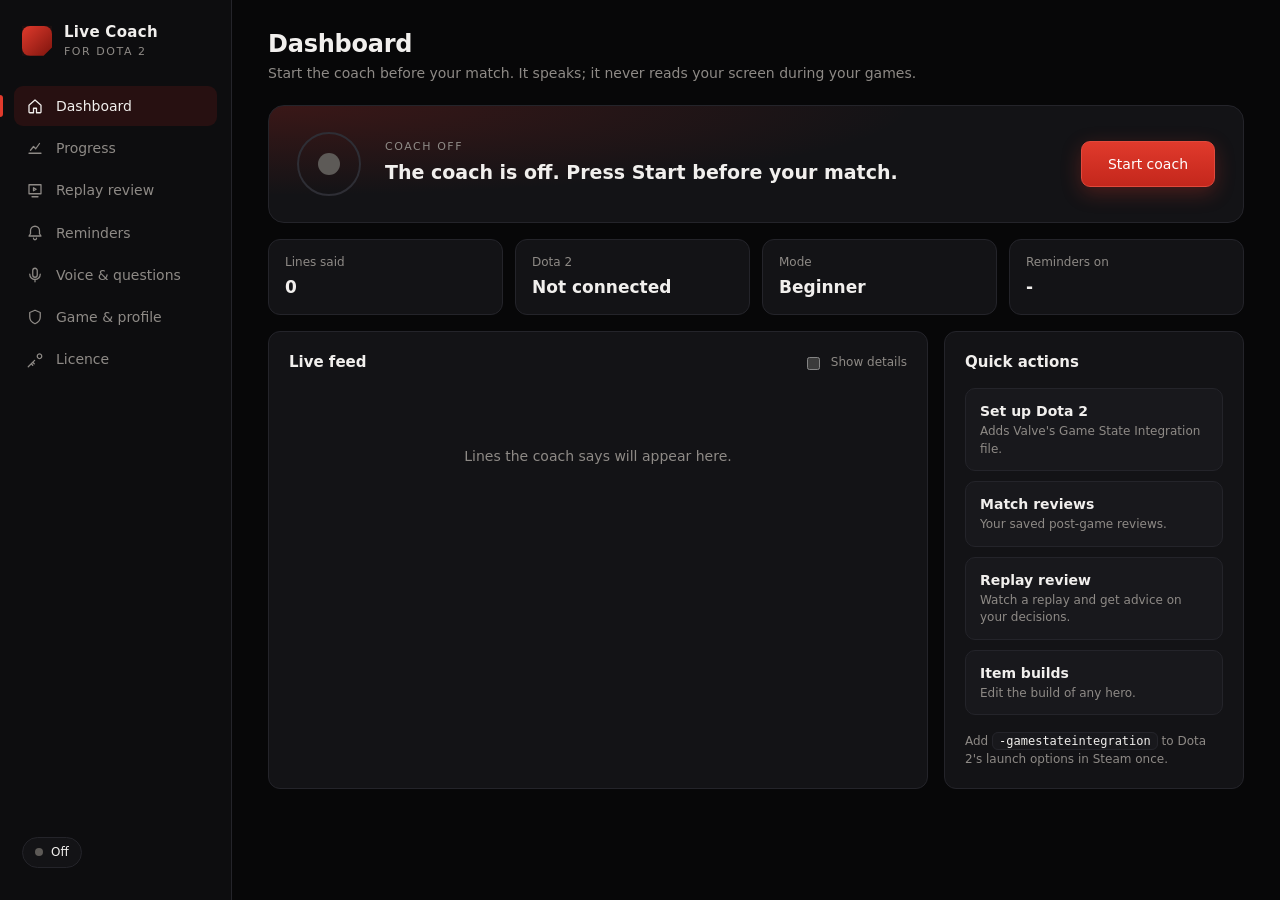
<file: coach/ui/index.html>
<!doctype html>
<html lang="en">
<head>
<meta charset="utf-8">
<meta name="viewport" content="width=device-width, initial-scale=1">
<title>Dota 2 Live Coach</title>
<link rel="stylesheet" href="app.css">
</head>
<body>
<div class="shell">
  <aside class="side">
    <div class="brand">
      <span class="mark" aria-hidden="true"></span>
      <div><div class="brand-name">Live Coach</div><div class="brand-sub">for Dota 2</div></div>
    </div>
    <nav>
      <button class="nav active" data-page="home"><svg viewBox="0 0 24 24"><path d="M4 11l8-7 8 7v9a1 1 0 0 1-1 1h-5v-6h-4v6H5a1 1 0 0 1-1-1z"/></svg>Dashboard</button>
      <button class="nav" data-page="progress"><svg viewBox="0 0 24 24"><path d="M4 19h16M6 15l4-5 3 3 5-7"/></svg>Progress</button>
      <button class="nav" id="nav-replay" title="Opens its own window"><svg viewBox="0 0 24 24"><path d="M4 5h16v12H4zM10 9v4l3.5-2zM8 21h8"/></svg>Replay review</button>
      <button class="nav" data-page="reminders"><svg viewBox="0 0 24 24"><path d="M12 3a6 6 0 0 0-6 6v4l-2 3h16l-2-3V9a6 6 0 0 0-6-6zM10 19a2 2 0 0 0 4 0"/></svg>Reminders</button>
      <button class="nav" data-page="voice"><svg viewBox="0 0 24 24"><path d="M12 3a3 3 0 0 0-3 3v6a3 3 0 0 0 6 0V6a3 3 0 0 0-3-3zM5 11a7 7 0 0 0 14 0M12 18v3"/></svg>Voice &amp; questions</button>
      <button class="nav" data-page="game"><svg viewBox="0 0 24 24"><path d="M12 3l7 3v6c0 4.5-3 7.5-7 9-4-1.5-7-4.5-7-9V6z"/></svg>Game &amp; profile</button>
      <button class="nav" data-page="account"><svg viewBox="0 0 24 24"><path d="M15 7a3 3 0 1 1 0 .01M3 21l8.5-8.5M7 17l2 2M9 15l2 2"/></svg>Licence</button>
    </nav>
    <div class="side-foot">
      <div class="pill" id="side-pill"><span class="dot"></span><span id="side-state">Off</span></div>
      <div class="muted small" id="side-version"></div>
    </div>
  </aside>

  <main>
    <!-- Dashboard -->
    <section class="page active" id="page-home">
      <header class="page-head">
        <div><h1>Dashboard</h1><p class="muted">Start the coach before your match. It speaks; it never reads your screen during your games.</p></div>
      </header>
      <div class="banner" id="mmr-banner" hidden>
        <div><b>What's your MMR now?</b> <span class="muted" id="mmr-banner-text">Keep it up to date so the coach compares you with players of your rank.</span></div>
        <div class="row"><input class="input mmr-input" id="mmr-quick" inputmode="numeric" placeholder="e.g. 2450">
          <button class="btn primary" id="mmr-quick-go">Save</button></div>
      </div>
      <div class="hero-card">
        <div class="ring" id="ring"><span></span></div>
        <div class="hero-text">
          <div class="eyebrow" id="state-eyebrow">Coach off</div>
          <div class="headline" id="headline">The coach is off. Press Start before your match.</div>
          <div class="muted" id="detail"></div>
        </div>
        <button class="btn primary big" id="go">Start coach</button>
      </div>
      <div class="tiles">
        <div class="tile"><div class="tile-label">Lines said</div><div class="tile-value" id="t-lines">0</div></div>
        <div class="tile"><div class="tile-label">Dota 2</div><div class="tile-value" id="t-dota">Not connected</div></div>
        <div class="tile"><div class="tile-label">Mode</div><div class="tile-value" id="t-mode">Beginner</div></div>
        <div class="tile"><div class="tile-label">Reminders on</div><div class="tile-value" id="t-on">-</div></div>
      </div>
      <div class="grid2">
        <div class="card feed-card">
          <div class="card-head"><h2>Live feed</h2>
            <label class="check small"><input type="checkbox" id="details"><span>Show details</span></label></div>
          <ol class="feed" id="feed"><li class="empty">Lines the coach says will appear here.</li></ol>
        </div>
        <div class="card actions">
          <h2>Quick actions</h2>
          <button class="action" id="a-setup"><b>Set up Dota 2</b><span>Adds Valve's Game State Integration file.</span></button>
          <button class="action" id="a-reviews"><b>Match reviews</b><span>Your saved post-game reviews.</span></button>
          <button class="action" id="a-replay"><b>Replay review</b><span>Watch a replay and get advice on your decisions.</span></button>
          <button class="action" id="a-builds"><b>Item builds</b><span>Edit the build of any hero.</span></button>
          <div class="note">Add <code>-gamestateintegration</code> to Dota 2's launch options in Steam once.</div>
        </div>
      </div>
    </section>

    <!-- Progress -->
    <section class="page" id="page-progress">
      <header class="page-head">
        <div><h1>Progress</h1><p class="muted">Your MMR over time and your best heroes, from the games the coach recorded.</p></div>
      </header>
      <div class="tiles">
        <div class="tile"><div class="tile-label">Current MMR</div><div class="tile-value" id="p-mmr">-</div></div>
        <div class="tile"><div class="tile-label">Since first entry</div><div class="tile-value" id="p-change">-</div></div>
        <div class="tile"><div class="tile-label">Games recorded</div><div class="tile-value" id="p-games">0</div></div>
        <div class="tile"><div class="tile-label">Win rate</div><div class="tile-value" id="p-wr">-</div></div>
      </div>
      <div class="card section-top">
        <div class="card-head"><div><h2>Coach's recommendations</h2><div class="muted small">From your last 20 recorded games.</div></div></div>
        <div class="recs" id="recs"></div>
      </div>
      <div class="grid2 wide-left">
        <div class="card">
          <div class="card-head"><div><h2>MMR over time</h2><div class="muted small" id="mmr-sub"></div></div></div>
          <div class="chart" id="mmr-chart"></div>
        </div>
        <div class="card mmr-card">
          <h2>Update your MMR</h2>
          <p class="muted small">Find it in Dota under your profile. The coach uses it to compare you with players of your rank, so it won't ask during games.</p>
          <div class="row"><input class="input grow" id="mmr-input" inputmode="numeric" placeholder="e.g. 2450">
            <button class="btn primary" id="mmr-go">Save</button></div>
          <div class="muted small" id="mmr-msg"></div>
        </div>
      </div>
      <div class="card section">
        <div class="card-head"><div><h2>Last 20 games</h2><div class="muted small" id="trend-sub">One column per game, oldest on the left.</div></div>
          <div class="seg small-seg" id="trend-metric">
            <button data-metric="deaths" class="active">Deaths</button><button data-metric="last_hits_10">Last hits at 10:00</button><button data-metric="gpm">GPM</button>
          </div></div>
        <div class="chart" id="trend-chart"></div>
      </div>
      <div class="card section">
        <div class="card-head"><div><h2>Your heroes</h2><div class="muted small">Win rate in your recorded games. Most played first.</div></div></div>
        <div id="hero-chart"></div>
      </div>
      <div class="card section">
        <div class="card-head"><div><h2>Recent matches</h2><div class="muted small">Click a match for its summary and what to fix. More numbers come from OpenDota (needs "Expose Public Match Data" in Dota).</div></div></div>
        <div class="table-wrap"><table class="table" id="matches"></table></div>
      </div>
    </section>

    <!-- Reminders -->
    <section class="page" id="page-reminders">
      <header class="page-head">
        <div><h1>Reminders</h1><p class="muted">Choose exactly what the coach tells you, and when.</p></div>
        <div class="seg" id="mode">
          <button data-mode="beginner">Beginner</button><button data-mode="experienced">Experienced</button>
        </div>
      </header>
      <div class="toolbar">
        <input class="search" id="search" type="search" placeholder="Search reminders">
        <span class="muted small" id="count"></span>
        <span class="spacer"></span>
        <button class="btn ghost small" id="all-on">All on</button>
        <button class="btn ghost small" id="all-off">All off</button>
        <button class="btn ghost small" id="reset">Reset to defaults</button>
      </div>
      <div id="groups"></div>
    </section>

    <section class="page" id="page-voice">
      <header class="page-head"><div><h1>Voice &amp; questions</h1><p class="muted">How the coach sounds, and what you can ask it.</p></div></header>
      <div id="general-voice"></div>
    </section>

    <section class="page" id="page-game">
      <header class="page-head"><div><h1>Game &amp; profile</h1><p class="muted">The pre-game briefing and what the coach knows about you.</p></div></header>
      <div id="general-game"></div>
    </section>

    <section class="page" id="page-account">
      <header class="page-head"><div><h1>Licence</h1><p class="muted">Your subscription unlocks the coach on this PC.</p></div></header>
      <div class="card narrow">
        <div id="lic-state" class="lic-state"></div>
        <label class="field-label" for="lic-key">Licence key</label>
        <div class="row"><input id="lic-key" class="input grow" placeholder="XXXXXXXX-XXXX-XXXX-XXXX-XXXXXXXXXXXX">
          <button class="btn primary" id="lic-go">Activate</button></div>
        <div class="muted small" id="lic-msg">The key is in the receipt email from your purchase.</div>
        <button class="btn link" id="lic-buy">Get a subscription: $2.50 a month or $25 a year</button>
      </div>
    </section>

    <div class="savebar" id="savebar">
      <span id="save-msg">You have unsaved changes.</span>
      <span class="spacer"></span>
      <button class="btn ghost" id="discard">Discard</button>
      <button class="btn primary" id="save">Save changes</button>
    </div>
  </main>
</div>

<div class="gate" id="gate" hidden>
  <div class="gate-card">
    <span class="mark big" aria-hidden="true"></span>
    <h1>Welcome to Live Coach</h1>
    <p class="muted" id="gate-msg">Enter your licence key to start.</p>
    <input id="gate-key" class="input" placeholder="Licence key from your receipt email">
    <button class="btn primary big" id="gate-go">Unlock the coach</button>
    <button class="btn link" id="gate-buy">No key yet? Subscribe for $2.50 a month</button>
  </div>
</div>
<div class="toast" id="toast"></div>
<script src="i18n.js"></script>
<script src="app.js"></script>
</body>
</html>
</file>
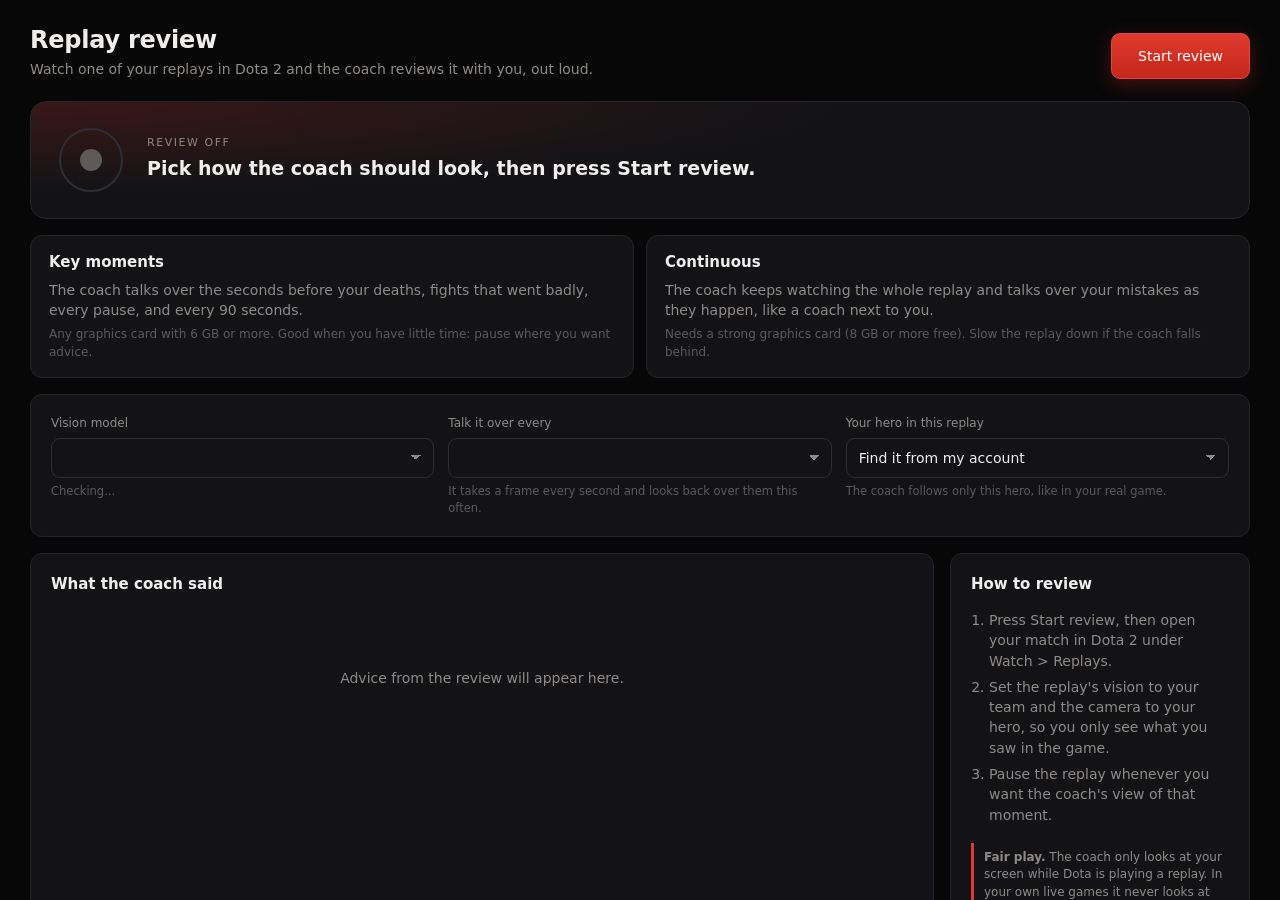
<file: coach/ui/replay.html>
<!doctype html>
<html lang="en">
<head>
<meta charset="utf-8">
<meta name="viewport" content="width=device-width, initial-scale=1">
<title>Replay review</title>
<link rel="stylesheet" href="app.css">
</head>
<body>
<div class="solo">
  <section class="page">
    <header class="page-head">
      <div><h1>Replay review</h1>
        <p class="muted">Watch one of your replays in Dota 2 and the coach reviews it with you, out loud.</p></div>
      <button class="btn primary big" id="go">Start review</button>
    </header>

    <div class="hero-card">
      <div class="ring" id="ring"><span></span></div>
      <div class="hero-text">
        <div class="eyebrow" id="eyebrow">Review off</div>
        <div class="headline" id="headline">Pick how the coach should look, then press Start review.</div>
        <div class="muted" id="detail"></div>
      </div>
    </div>

    <div class="modes" id="modes">
      <button class="mode-card" data-mode="moments">
        <b>Key moments</b>
        <span class="muted">The coach talks over the seconds before your deaths, fights that went badly, every pause, and every 90 seconds.</span>
        <span class="need">Any graphics card with 6 GB or more. Good when you have little time: pause where you want advice.</span>
      </button>
      <button class="mode-card" data-mode="continuous">
        <b>Continuous</b>
        <span class="muted">The coach keeps watching the whole replay and talks over your mistakes as they happen, like a coach next to you.</span>
        <span class="need">Needs a strong graphics card (8 GB or more free). Slow the replay down if the coach falls behind.</span>
      </button>
    </div>

    <div class="card rr-form">
      <label class="field"><span class="field-label">Vision model</span>
        <select class="input" id="model"></select>
        <span class="hint" id="model-state">Checking...</span></label>
      <label class="field" id="interval-field"><span class="field-label">Talk it over every</span>
        <select class="input" id="interval"></select>
        <span class="hint">It takes a frame every second and looks back over them this often.</span></label>
      <label class="field"><span class="field-label">Your hero in this replay</span>
        <select class="input" id="hero"><option value="">Find it from my account</option></select>
        <span class="hint">The coach follows only this hero, like in your real game.</span></label>
    </div>

    <div class="grid2">
      <div class="card feed-card">
        <div class="card-head"><h2>What the coach said</h2></div>
        <ol class="feed" id="feed"><li class="empty">Advice from the review will appear here.</li></ol>
      </div>
      <div class="card actions">
        <h2>How to review</h2>
        <ol class="rr-steps">
          <li>Press Start review, then open your match in Dota 2 under Watch &gt; Replays.</li>
          <li>Set the replay's vision to your team and the camera to your hero, so you only see what you saw in the game.</li>
          <li>Pause the replay whenever you want the coach's view of that moment.</li>
        </ol>
        <div class="note fair"><b>Fair play.</b> <span>The coach only looks at your screen while Dota is playing a replay. In your own live games it never looks at your screen, and the moment a live match starts, the screen is off. Frames stay on your PC and are never saved.</span></div>
      </div>
    </div>
  </section>
</div>
<div class="toast" id="toast"></div>
<script src="i18n.js"></script>
<script src="replay.js"></script>
</body>
</html>
</file>
<file: coach/ui/app.css>
/* Black with a deep red accent (Castien, 2026-11-06). Colours only: no Valve
   logo or artwork. Fonts are Windows' own, so nothing loads from the web. */
:root {
  --bg: #070708;
  --side: #0d0d0f;
  --card: #131316;
  --card-2: #18181c;
  --line: #24242a;
  --line-2: #2e2e35;
  --text: #f1efed;
  --muted: #8e8a86;
  --faint: #5d5a57;
  --red: #c4271c;
  --red-hi: #e03a2c;
  --red-glow: rgba(224, 58, 44, .28);
  --red-soft: rgba(196, 39, 28, .14);
  --green: #3ecf8e;
  --amber: #f0b44c;
  --radius: 12px;
  color-scheme: dark;
}
* { box-sizing: border-box; }
[hidden] { display: none !important; }
html, body { height: 100%; margin: 0; }
body {
  background: var(--bg); color: var(--text);
  font: 14px/1.45 "Segoe UI Variable Text", "Segoe UI", system-ui, -apple-system, sans-serif;
  -webkit-font-smoothing: antialiased; overflow: hidden; user-select: none;
}
h1 { font: 600 24px/1.2 "Segoe UI Variable Display", "Segoe UI", system-ui, sans-serif; margin: 0 0 4px; letter-spacing: -.01em; }
h2 { font-size: 15px; font-weight: 600; margin: 0; }
p { margin: 0; }
code { background: var(--card-2); border: 1px solid var(--line); padding: 1px 6px; border-radius: 6px; font-size: 12px; color: var(--text); }
.muted { color: var(--muted); }
.small { font-size: 12px; }
.spacer { flex: 1; }
.row { display: flex; gap: 10px; align-items: center; }
.grow { flex: 1; min-width: 0; }

.shell { display: grid; grid-template-columns: 232px 1fr; height: 100vh; }
.side { background: var(--side); border-right: 1px solid var(--line); display: flex; flex-direction: column; padding: 22px 14px; }
.brand { display: flex; gap: 12px; align-items: center; padding: 0 8px 26px; }
.mark { width: 30px; height: 30px; border-radius: 8px; flex: none;
  background: linear-gradient(135deg, var(--red-hi), #7d140d); box-shadow: 0 0 22px var(--red-glow);
  clip-path: polygon(0 0, 100% 0, 100% 72%, 72% 100%, 0 100%); }
.mark.big { width: 56px; height: 56px; border-radius: 14px; margin-bottom: 18px; }
.brand-name { font-weight: 700; letter-spacing: .02em; font-size: 15px; }
.brand-sub { color: var(--muted); font-size: 11px; letter-spacing: .14em; text-transform: uppercase; }
nav { display: flex; flex-direction: column; gap: 2px; }
.nav { display: flex; align-items: center; gap: 12px; background: none; border: 0; color: var(--muted);
  font: inherit; text-align: left; padding: 10px 12px; border-radius: 9px; cursor: pointer; position: relative; }
.nav svg { width: 18px; height: 18px; fill: none; stroke: currentColor; stroke-width: 1.7; stroke-linecap: round; stroke-linejoin: round; }
.nav:hover { color: var(--text); background: var(--card); }
.nav.active { color: var(--text); background: var(--red-soft); }
.nav.active::before { content: ""; position: absolute; left: -14px; top: 9px; bottom: 9px; width: 3px; border-radius: 0 3px 3px 0; background: var(--red-hi); }
.side-foot { margin-top: auto; padding: 0 8px; display: flex; flex-direction: column; gap: 10px; }
.pill { display: inline-flex; align-items: center; gap: 8px; padding: 6px 12px; border-radius: 99px; background: var(--card); border: 1px solid var(--line); font-size: 12px; width: fit-content; }
.dot { width: 8px; height: 8px; border-radius: 50%; background: var(--faint); }
.pill.on .dot { background: var(--amber); }
.pill.live .dot { background: var(--green); box-shadow: 0 0 8px var(--green); }

main { overflow-y: auto; position: relative; padding: 30px 36px 96px; }
main::-webkit-scrollbar { width: 10px; }
main::-webkit-scrollbar-thumb { background: var(--line-2); border-radius: 10px; border: 3px solid var(--bg); }
.page { display: none; max-width: 1080px; animation: in .18s ease-out; }
.page.active { display: block; }
@keyframes in { from { opacity: 0; transform: translateY(4px); } }
.page-head { display: flex; align-items: flex-end; justify-content: space-between; gap: 20px; margin-bottom: 22px; }

.card { background: var(--card); border: 1px solid var(--line); border-radius: var(--radius); padding: 20px; }
.card-head { display: flex; justify-content: space-between; align-items: center; margin-bottom: 12px; }
.card.narrow { max-width: 560px; display: flex; flex-direction: column; gap: 12px; }

.hero-card { display: flex; align-items: center; gap: 24px; padding: 26px 28px; border-radius: 16px; margin-bottom: 16px;
  border: 1px solid var(--line);
  background: radial-gradient(120% 140% at 0% 0%, rgba(196, 39, 28, .22), transparent 55%), var(--card); }
.ring { width: 64px; height: 64px; border-radius: 50%; border: 2px solid var(--line-2); display: grid; place-items: center; flex: none; }
.ring span { width: 22px; height: 22px; border-radius: 50%; background: var(--faint); transition: background .3s; }
.ring.on { border-color: rgba(240, 180, 76, .5); }
.ring.on span { background: var(--amber); animation: pulse 1.6s infinite; }
.ring.live { border-color: rgba(62, 207, 142, .5); box-shadow: 0 0 30px rgba(62, 207, 142, .15); }
.ring.live span { background: var(--green); }
@keyframes pulse { 50% { opacity: .35; } }
.hero-text { flex: 1; min-width: 0; }
.eyebrow { font-size: 11px; letter-spacing: .14em; text-transform: uppercase; color: var(--muted); margin-bottom: 4px; }
.headline { font-size: 19px; font-weight: 600; margin-bottom: 2px; }

.btn { font: 600 13px/1 inherit; font-family: inherit; border-radius: 9px; padding: 10px 16px; cursor: pointer; border: 1px solid var(--line-2); background: var(--card-2); color: var(--text); transition: background .15s, border-color .15s, box-shadow .15s; }
.btn:hover { background: #202026; border-color: #3a3a43; }
.btn.primary { background: linear-gradient(180deg, var(--red-hi), var(--red)); border-color: #e2493c; color: #fff; box-shadow: 0 6px 20px var(--red-glow); }
.btn.primary:hover { background: linear-gradient(180deg, #ef4a3b, #d22e21); }
.btn.big { padding: 14px 26px; font-size: 14px; }
.btn.ghost { background: transparent; }
.btn.small { padding: 7px 12px; font-size: 12px; }
.btn.link { background: none; border: 0; color: var(--red-hi); padding: 4px 0; text-align: left; box-shadow: none; }
.btn.link:hover { text-decoration: underline; background: none; }
.btn.stop { background: var(--card-2); border-color: var(--line-2); box-shadow: none; color: var(--text); }

.tiles { display: grid; grid-template-columns: repeat(4, 1fr); gap: 12px; margin-bottom: 16px; }
.tile { background: var(--card); border: 1px solid var(--line); border-radius: var(--radius); padding: 14px 16px; }
.tile-label { color: var(--muted); font-size: 12px; margin-bottom: 4px; }
.tile-value { font-size: 17px; font-weight: 600; white-space: nowrap; overflow: hidden; text-overflow: ellipsis; }
.grid2 { display: grid; grid-template-columns: 1fr 300px; gap: 16px; }
.feed { list-style: none; margin: 0; padding: 0; max-height: 330px; min-height: 240px; overflow-y: auto; user-select: text; }
.feed li { display: flex; gap: 12px; padding: 9px 4px; border-bottom: 1px solid var(--line); align-items: baseline; }
.feed li:last-child { border-bottom: 0; }
.feed .t { color: var(--faint); font-variant-numeric: tabular-nums; font-size: 12px; flex: none; width: 58px; }
.feed .k { flex: none; font-size: 10px; letter-spacing: .1em; text-transform: uppercase; padding: 2px 7px; border-radius: 5px; background: var(--card-2); color: var(--muted); }
.feed .said .k { background: var(--red-soft); color: #ff8a7f; }
.feed .connected .k { background: rgba(62, 207, 142, .12); color: var(--green); }
.feed .problem .k { background: rgba(240, 180, 76, .12); color: var(--amber); }
.feed .problem .x { color: var(--amber); }
.feed .skipped .x, .feed .log .x, .feed .version .x, .feed .info .x { color: var(--muted); }
.feed .empty { color: var(--muted); justify-content: center; padding: 60px 0; border: 0; }
.actions { display: flex; flex-direction: column; gap: 10px; }
.actions h2 { margin-bottom: 4px; }
.action { text-align: left; background: var(--card-2); border: 1px solid var(--line); border-radius: 10px; padding: 12px 14px; color: var(--text); font: inherit; cursor: pointer; display: flex; flex-direction: column; gap: 2px; }
.action:hover { border-color: var(--red); }
.action span { color: var(--muted); font-size: 12px; }
.note { color: var(--muted); font-size: 12px; margin-top: auto; padding-top: 8px; }

.seg { display: inline-flex; background: var(--card); border: 1px solid var(--line); border-radius: 10px; padding: 3px; }
.seg button { background: none; border: 0; color: var(--muted); font: 600 13px inherit; font-family: inherit; padding: 8px 16px; border-radius: 7px; cursor: pointer; }
.seg button.active { background: var(--red); color: #fff; }
.toolbar { display: flex; align-items: center; gap: 10px; margin-bottom: 18px; }
.search, .input, select.input { background: var(--card); border: 1px solid var(--line-2); border-radius: 9px; color: var(--text); font: inherit; padding: 9px 12px; outline: none; }
.search { width: 260px; }
.search:focus, .input:focus { border-color: var(--red-hi); box-shadow: 0 0 0 3px var(--red-soft); }

.group { margin-bottom: 22px; }
.group-head { display: flex; align-items: baseline; gap: 10px; margin: 0 0 10px 2px; }
.group-head h2 { font-size: 13px; letter-spacing: .12em; text-transform: uppercase; color: var(--muted); }
.list { background: var(--card); border: 1px solid var(--line); border-radius: var(--radius); overflow: hidden; }
.item { border-bottom: 1px solid var(--line); }
.item:last-child { border-bottom: 0; }
.item-main { display: flex; align-items: center; gap: 14px; padding: 14px 16px; }
.item-text { flex: 1; min-width: 0; }
.item-title { font-weight: 600; display: flex; align-items: center; gap: 8px; }
.badge { font-size: 10px; letter-spacing: .08em; text-transform: uppercase; padding: 2px 6px; border-radius: 5px; color: #ff8a7f; background: var(--red-soft); font-weight: 600; }
.item-help { color: var(--muted); font-size: 12.5px; }
.more { background: none; border: 1px solid transparent; color: var(--muted); border-radius: 8px; padding: 6px 10px; cursor: pointer; font: 12px inherit; font-family: inherit; display: flex; gap: 6px; align-items: center; }
.more:hover { color: var(--text); border-color: var(--line-2); }
.more svg { width: 12px; height: 12px; transition: transform .2s; stroke: currentColor; fill: none; stroke-width: 2; }
.item.open .more svg { transform: rotate(180deg); }
.fields { display: none; grid-template-columns: repeat(auto-fill, minmax(230px, 1fr)); gap: 12px 18px; padding: 4px 16px 18px 70px; }
.item.open .fields { display: grid; }
.item.off .fields { opacity: .45; pointer-events: none; }
.item.off .item-title { color: var(--muted); }
.field { display: flex; flex-direction: column; gap: 5px; }
.field-label { font-size: 12px; color: var(--muted); }
.unit { position: relative; display: flex; }
.unit .input { width: 100%; padding-right: 54px; }
.unit em { position: absolute; right: 12px; top: 50%; transform: translateY(-50%); font-style: normal; color: var(--faint); font-size: 12px; pointer-events: none; }
.field .hint { font-size: 11.5px; color: var(--faint); }
.field.bad .input { border-color: var(--amber); }

.switch { position: relative; width: 42px; height: 24px; flex: none; }
.switch input { opacity: 0; width: 100%; height: 100%; margin: 0; cursor: pointer; position: absolute; z-index: 1; }
.switch span { position: absolute; inset: 0; border-radius: 99px; background: var(--line-2); transition: background .2s; }
.switch span::after { content: ""; position: absolute; left: 3px; top: 3px; width: 18px; height: 18px; border-radius: 50%; background: #d9d6d2; transition: transform .2s; }
.switch input:checked + span { background: var(--red); }
.switch input:checked + span::after { transform: translateX(18px); background: #fff; }
.switch input:focus-visible + span { box-shadow: 0 0 0 3px var(--red-soft); }

.settings-list .item-main { padding: 16px; }
.settings-list .control { width: 280px; flex: none; display: flex; gap: 8px; }
.settings-list .control .input, .settings-list .control select { width: 100%; }
select.input { appearance: none; background-image: linear-gradient(45deg, transparent 50%, var(--muted) 50%), linear-gradient(135deg, var(--muted) 50%, transparent 50%); background-position: calc(100% - 17px) 50%, calc(100% - 12px) 50%; background-size: 5px 5px; background-repeat: no-repeat; padding-right: 32px; }
.check { display: inline-flex; gap: 8px; align-items: center; color: var(--muted); cursor: pointer; }
.check input { accent-color: var(--red); }

.lic-state { display: flex; align-items: center; gap: 10px; padding: 12px 14px; border-radius: 10px; background: var(--card-2); border: 1px solid var(--line); }

.savebar { position: fixed; left: 232px; right: 0; bottom: 0; display: flex; align-items: center; gap: 10px;
  padding: 14px 36px; background: rgba(13, 13, 15, .92); backdrop-filter: blur(10px); border-top: 1px solid var(--line);
  transform: translateY(100%); transition: transform .2s ease; }
.savebar.show { transform: none; }
.savebar.error #save-msg { color: var(--amber); }

.gate { position: fixed; inset: 0; background: radial-gradient(80% 70% at 50% 0%, rgba(196, 39, 28, .25), transparent 60%), var(--bg); display: grid; place-items: center; z-index: 10; }
.gate-card { width: 420px; display: flex; flex-direction: column; align-items: center; gap: 12px; text-align: center; }
.gate-card .input { width: 100%; text-align: center; }
.gate-card .btn.primary { width: 100%; }

.toast { position: fixed; right: 24px; bottom: 24px; background: var(--card-2); border: 1px solid var(--line-2); border-left: 3px solid var(--green); padding: 12px 16px; border-radius: 10px; opacity: 0; transform: translateY(8px); transition: all .2s; pointer-events: none; max-width: 380px; z-index: 20; }
.toast.show { opacity: 1; transform: none; }
.toast.warn { border-left-color: var(--amber); }

.banner { display: flex; align-items: center; justify-content: space-between; gap: 16px; padding: 14px 18px; margin-bottom: 16px;
  border: 1px solid rgba(224, 58, 44, .45); background: var(--red-soft); border-radius: var(--radius); }
.mmr-input { width: 130px; }
.grid2.wide-left { grid-template-columns: 1fr 320px; }
.mmr-card { display: flex; flex-direction: column; gap: 12px; }
.section { margin-top: 16px; }
.chart { position: relative; }
.chart svg { display: block; width: 100%; height: auto; overflow: visible; }
.chart .grid { stroke: var(--line); stroke-width: 1; }
.chart .axis { fill: var(--faint); font-size: 11px; font-variant-numeric: tabular-nums; }
.chart .line { fill: none; stroke: var(--red-hi); stroke-width: 2; stroke-linejoin: round; stroke-linecap: round; }
.chart .area { fill: var(--red-hi); opacity: .1; }
.chart .pt { fill: var(--red-hi); stroke: var(--card); stroke-width: 2; }
.chart .end-label { fill: var(--text); font-size: 12px; font-weight: 600; }
.chart .hit { fill: transparent; cursor: crosshair; }
.chart .cross { stroke: var(--line-2); stroke-width: 1; }
.chart-empty { color: var(--muted); padding: 50px 0; text-align: center; }
.tip { position: absolute; pointer-events: none; background: var(--card-2); border: 1px solid var(--line-2); border-radius: 8px; padding: 7px 10px; font-size: 12px; white-space: nowrap; transform: translate(-50%, -110%); z-index: 2; }
.tip b { display: block; font-size: 13px; }
.bars { display: flex; flex-direction: column; gap: 8px; }
.bar-row { display: grid; grid-template-columns: 150px 1fr 120px; align-items: center; gap: 14px; padding: 2px 0; position: relative; }
.bar-row:hover .bar-name { color: var(--text); }
.bar-name { color: var(--muted); white-space: nowrap; overflow: hidden; text-overflow: ellipsis; }
.bar-track { position: relative; height: 18px; border-left: 1px solid var(--line-2); }
.bar-track .half { position: absolute; left: 50%; top: -3px; bottom: -3px; border-left: 1px solid var(--line); }
.bar-fill { height: 100%; background: var(--red-hi); border-radius: 0 4px 4px 0; min-width: 2px; }
.bar-value { font-variant-numeric: tabular-nums; font-size: 12.5px; }
.bar-value span { color: var(--muted); }
.table-wrap { overflow-x: auto; }
.table { width: 100%; table-layout: fixed; border-collapse: collapse; font-size: 13px; font-variant-numeric: tabular-nums; user-select: text; }
.table th { text-align: left; color: var(--muted); font-weight: 600; font-size: 11px; letter-spacing: .08em; text-transform: uppercase; padding: 8px 10px; border-bottom: 1px solid var(--line-2); }
.table td { padding: 10px; border-bottom: 1px solid var(--line); }
.table tr:last-child td { border-bottom: 0; }
.table .win { color: var(--green); font-weight: 600; }
.table .loss { color: #ff8a7f; font-weight: 600; }
.table a { color: var(--red-hi); cursor: pointer; text-decoration: none; }
.table a:hover { text-decoration: underline; }

.section-top { margin-bottom: 16px; }
.recs { display: grid; grid-template-columns: repeat(auto-fill, minmax(300px, 1fr)); gap: 10px; }
.rec { display: flex; gap: 12px; padding: 12px 14px; border-radius: 10px; background: var(--card-2); border: 1px solid var(--line); }
.rec .ico { flex: none; width: 22px; height: 22px; border-radius: 50%; display: grid; place-items: center; font-size: 12px; font-weight: 700; }
.rec.fix .ico { background: rgba(240, 180, 76, .14); color: var(--amber); }
.rec.good .ico { background: rgba(62, 207, 142, .12); color: var(--green); }
.rec b { display: block; margin-bottom: 2px; }
.rec span { color: var(--muted); font-size: 12.5px; }
.small-seg button { padding: 6px 12px; font-size: 12px; }
.chart .col { fill: var(--red-hi); pointer-events: none; }
.chart .col.empty { fill: var(--line-2); }
.chart .wl { font-size: 10px; font-weight: 700; }
.chart .wl.w { fill: var(--green); }
.chart .wl.l { fill: #ff8a7f; }
.chart .col-hit { fill: transparent; }
.chart .col-hit:hover + .col, .chart .col.hover { fill: #ff6a5c; }
.table tbody tr.mrow { cursor: pointer; }
.table tbody tr.mrow:hover td { background: var(--card-2); }
.table tbody tr.open td { background: var(--card-2); }
.table tr.detail td { padding: 4px 10px 18px; background: var(--card-2); }
.detail-grid { display: grid; grid-template-columns: minmax(0, 1fr) minmax(0, 1fr); gap: 24px; white-space: normal; }
.detail h3 { font-size: 11px; letter-spacing: .1em; text-transform: uppercase; color: var(--muted); margin: 10px 0 8px; font-weight: 600; }
.notes { list-style: none; margin: 0; padding: 0; display: flex; flex-direction: column; gap: 8px; }
.notes li { display: flex; gap: 10px; line-height: 1.4; }
.notes li::before { content: ""; flex: none; width: 6px; height: 6px; border-radius: 50%; margin-top: 7px; background: var(--amber); }
.notes li.good::before { background: var(--green); }
.kv { display: grid; grid-template-columns: repeat(3, minmax(0, 1fr)); gap: 8px; }
.kv div { background: var(--card); border: 1px solid var(--line); border-radius: 8px; padding: 8px 10px; }
.kv span { display: block; color: var(--muted); font-size: 11px; }
.pct { display: grid; grid-template-columns: 150px minmax(0, 1fr) 40px; gap: 10px; align-items: center; margin-bottom: 6px; font-size: 12.5px; }
.pct .track { height: 8px; background: var(--card); border-radius: 0 4px 4px 0; border-left: 1px solid var(--line-2); position: relative; }
.pct .fill { height: 100%; border-radius: 0 4px 4px 0; background: var(--red-hi); }
.pct .mid { position: absolute; left: 50%; top: -3px; bottom: -3px; border-left: 1px dashed transparent; border-left: 1px solid var(--line-2); }

@media (max-width: 900px) {
  .tiles { grid-template-columns: repeat(2, 1fr); }
  .grid2, .grid2.wide-left { grid-template-columns: 1fr; }
}
.table td { white-space: nowrap; overflow: hidden; text-overflow: ellipsis; }
.table th:nth-child(1) { width: 150px; }
.table th:nth-child(2) { width: 22%; }
.table th:nth-child(9) { width: 90px; }

/* Replay review window (replay.html) */
.solo { height: 100vh; overflow-y: auto; padding: 26px 30px 40px; user-select: none; }
.solo .page { display: block; max-width: none; }
.modes { display: grid; grid-template-columns: 1fr 1fr; gap: 12px; margin-bottom: 16px; }
.mode-card { text-align: left; background: var(--card); border: 1px solid var(--line); border-radius: var(--radius); padding: 16px 18px; color: var(--text); font: inherit; cursor: pointer; display: flex; flex-direction: column; gap: 6px; }
.mode-card:hover { border-color: var(--line-2); }
.mode-card.active { border-color: var(--red-hi); background: radial-gradient(120% 140% at 0% 0%, var(--red-soft), transparent 60%), var(--card); }
.mode-card b { font-size: 15px; }
.mode-card .need { color: var(--faint); font-size: 12px; }
.rr-form { display: grid; grid-template-columns: repeat(3, minmax(0, 1fr)); gap: 14px; margin-bottom: 16px; }
.rr-form .input { width: 100%; }
.rr-steps { margin: 0; padding-left: 18px; color: var(--muted); display: flex; flex-direction: column; gap: 6px; }
.rr-steps b { color: var(--text); font-weight: 600; }
.note.fair { border-left: 3px solid var(--red-hi); padding: 6px 0 6px 10px; margin-top: 8px; }
@media (max-width: 820px) { .rr-form, .modes { grid-template-columns: 1fr; } }
</file>
